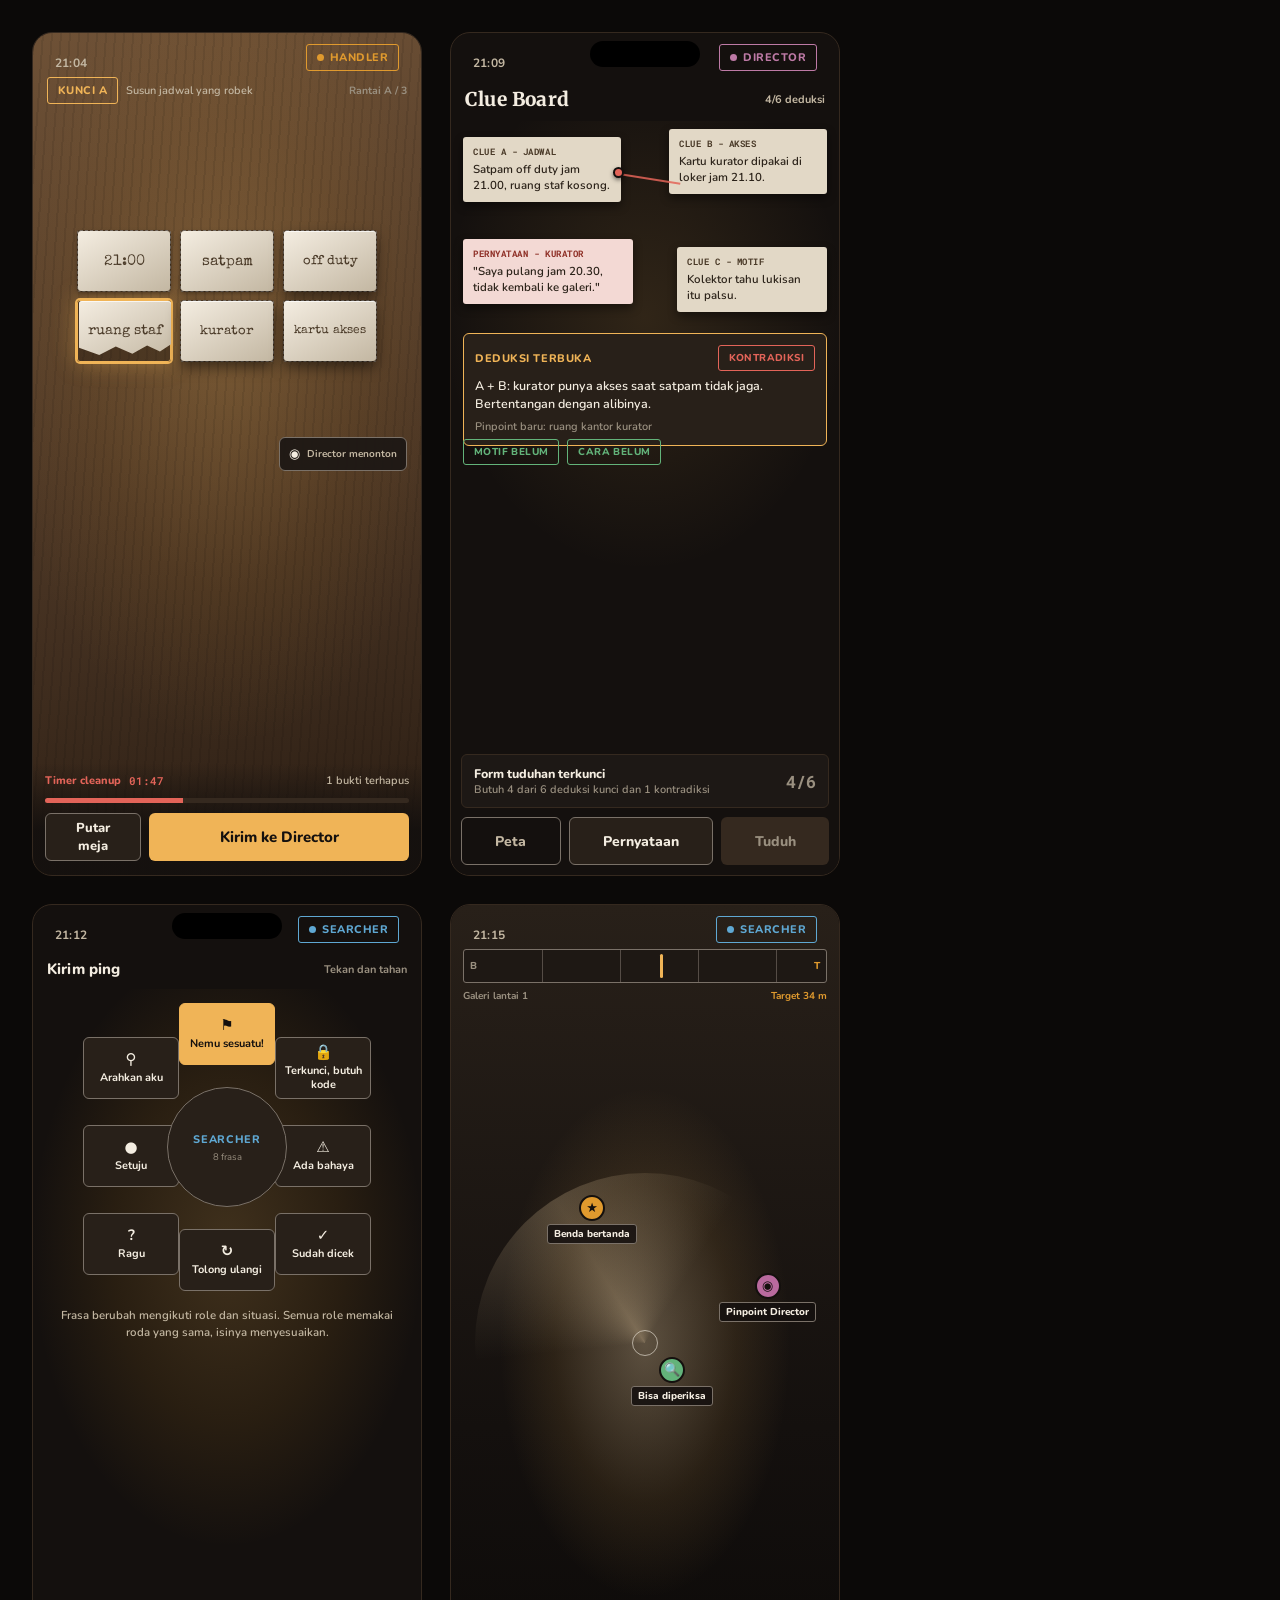
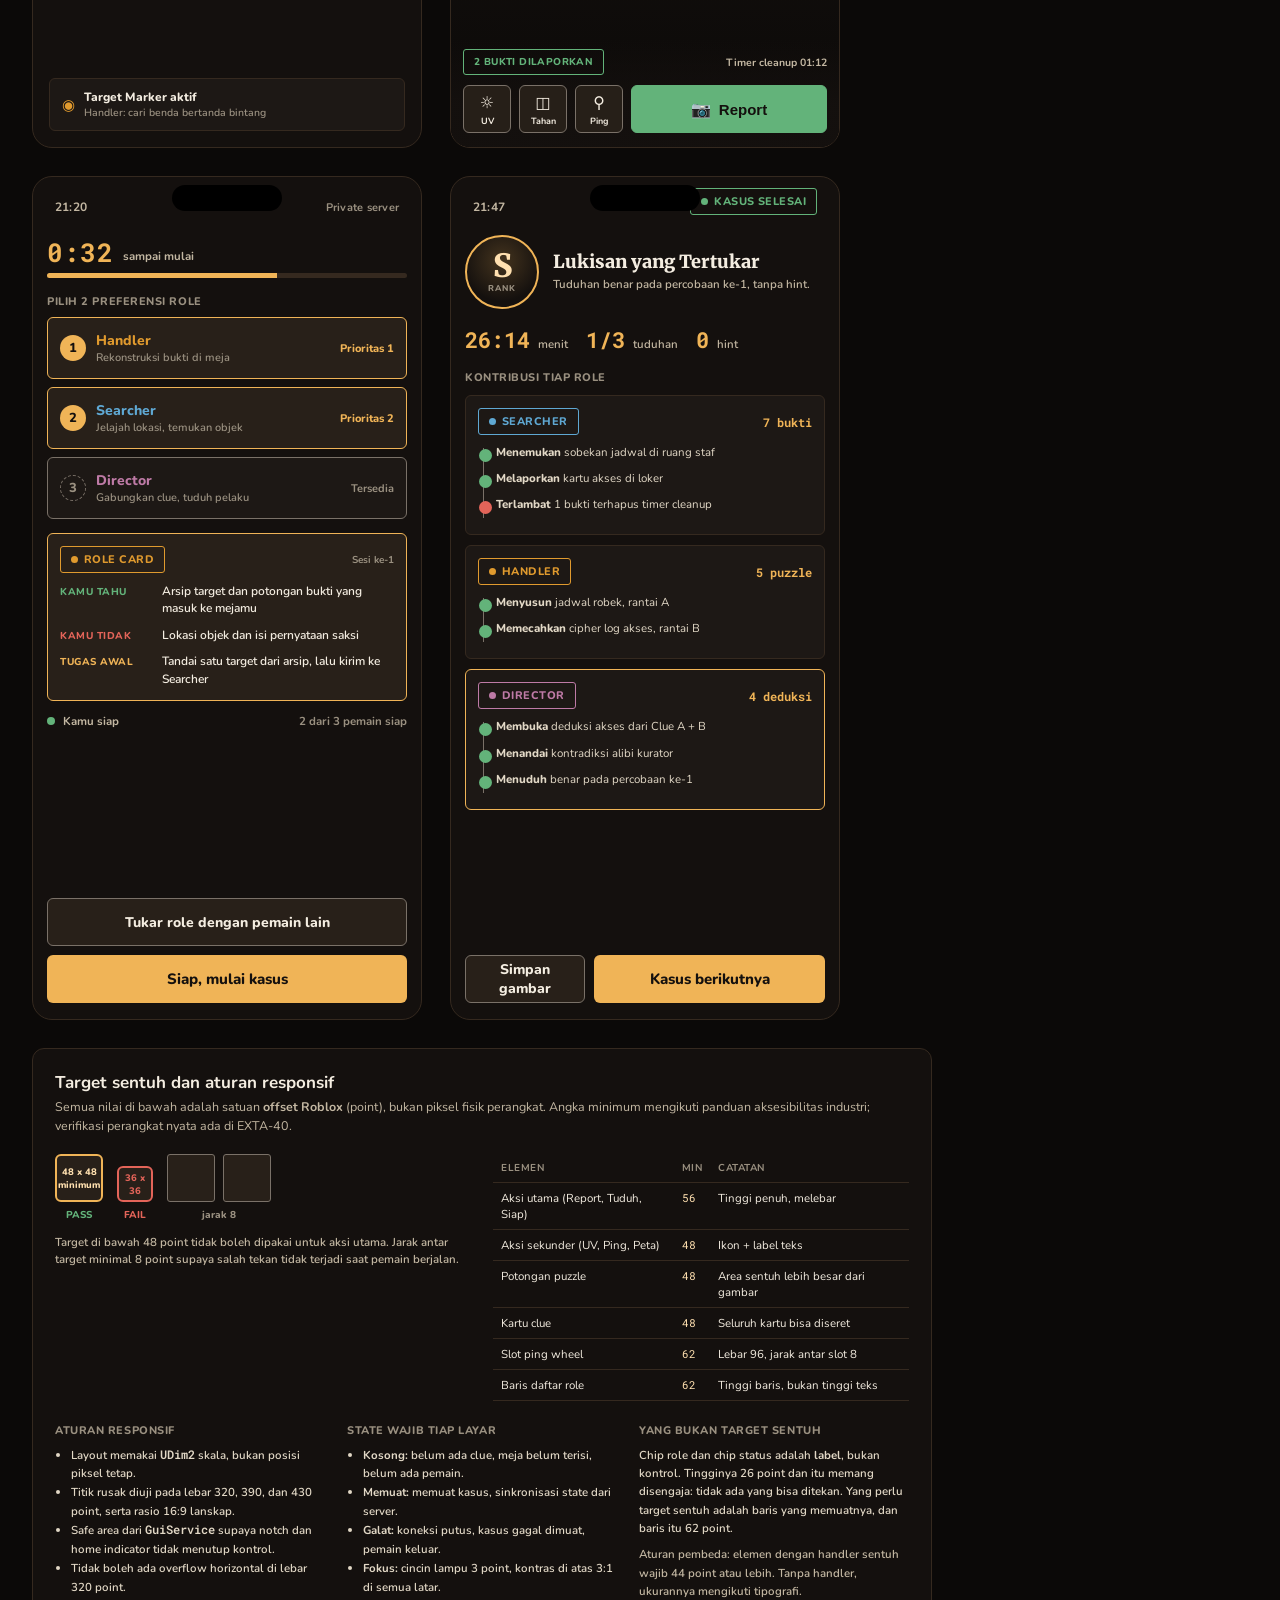
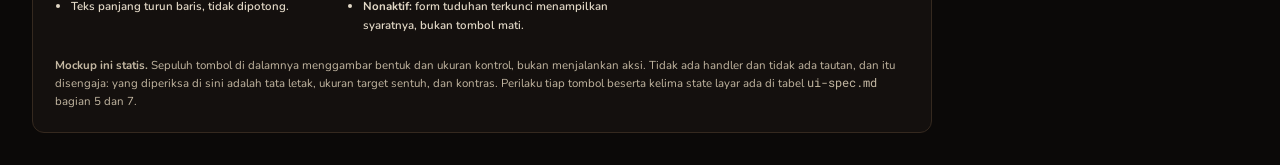
<file: docs/art/mockups/index.html>
<!DOCTYPE html>
<html lang="id">
<head>
<meta charset="utf-8">
<title>Triangulate - Mockup UI Mobile</title>
<link rel="preconnect" href="https://fonts.googleapis.com">
<link rel="preconnect" href="https://fonts.gstatic.com" crossorigin>
<link href="https://fonts.googleapis.com/css2?family=Merriweather:wght@400;700;900&family=Nunito:wght@400;600;700;800&family=Roboto+Mono:wght@400;500;700&family=Special+Elite&display=swap" rel="stylesheet">
<link href="../tokens.css" rel="stylesheet">
<style>
/* ============================================================
   Triangulate - mockup UI mobile-first
   Arah visual: PRD v0.2 §3 (cozy noir, non-gore) dan §19
   ("low-poly noir hangat dengan lampu meja sebagai identitas Handler").

   Design Read: UI game co-op misteri untuk pemain 13+ di mobile,
   bahasa visual cozy noir berkas cahaya lampu meja,
   dial ENERGY 2 / RHYTHM 2 / MOTION 1.

   Motif identitas: "kolam cahaya lampu meja" - gradien radial hangat
   dengan tepi jatuh yang tegas, dipakai konsisten sebagai penanda fokus,
   sorotan meja, dan arah senter Searcher.
   ============================================================ */

* { box-sizing: border-box; margin: 0; padding: 0; }

/* Token warna dan ukuran dibaca dari ../tokens.css (satu-satunya sumber nilai).
   Jangan menyalin nilai hex ke berkas ini. */

body {
  background: var(--noir-950);
  font-family: var(--font-ui);
  color: var(--paper-100);
  padding: 32px;
  display: flex;
  flex-wrap: wrap;
  gap: 28px;
  align-items: flex-start;
}

/* Artboard: 390x844 = ukuran logis acuan mobile (lihat ui-spec.md) */
.screen {
  width: 390px;
  height: 844px;
  background: var(--noir-900);
  border-radius: 20px;
  overflow: hidden;
  position: relative;
  display: flex;
  flex-direction: column;
  flex: 0 0 auto;
  border: 1px solid var(--noir-600);
}

.screen > .label {
  position: absolute;
  top: -22px; left: 0;
  font-size: 12px; font-weight: 700; letter-spacing: .04em;
  color: var(--paper-400); text-transform: uppercase;
}

/* ---------- Bilah status + safe area ---------- */
.statusbar {
  height: 44px; flex: 0 0 44px;
  display: flex; align-items: flex-end; justify-content: space-between;
  padding: 0 22px 6px;
  font-size: 12px; font-weight: 700; color: var(--paper-300);
  letter-spacing: .02em;
}
.notch {
  position: absolute; top: 8px; left: 50%; transform: translateX(-50%);
  width: 110px; height: 26px; background: #000; border-radius: 14px;
}

/* ---------- Kolam cahaya: motif identitas ---------- */
.lamp-pool {
  background:
    radial-gradient(ellipse 70% 55% at 50% 34%,
      rgba(240,180,87,.20) 0%,
      rgba(224,154,46,.10) 42%,
      rgba(20,16,14,0) 72%);
}
.lamp-ring {
  box-shadow: 0 0 0 2px var(--lamp-300), 0 0 22px 2px rgba(240,180,87,.35);
}

/* ---------- Kerangka umum ---------- */
.topbar {
  height: 52px; flex: 0 0 52px;
  display: flex; align-items: center; gap: 10px;
  padding: 0 14px;
  background: var(--noir-800);
  border-bottom: 1px solid var(--noir-600);
}
.topbar h1 {
  font-size: 15px; font-weight: 800; letter-spacing: .01em;
}
.topbar .sub { font-size: 11px; color: var(--paper-400); font-weight: 600; }
.grow { flex: 1 1 auto; }

.body { flex: 1 1 auto; overflow: hidden; position: relative; display: flex; flex-direction: column; }
.pad { padding: 14px; }
.pad-sm { padding: 10px; }

/* ---------- Chip role ---------- */
.chip {
  display: inline-flex; align-items: center; gap: 6px;
  padding: 5px 10px; border-radius: var(--r-sm);
  font-size: 11px; font-weight: 800; letter-spacing: .04em;
  text-transform: uppercase;
  border: 1px solid currentColor;
}
.chip .dot { width: 7px; height: 7px; border-radius: 50%; background: currentColor; }
.chip.searcher { color: var(--role-searcher); }
.chip.handler  { color: var(--role-handler); }
.chip.director { color: var(--role-director-text); }
.chip.npc      { color: var(--role-npc); }

/* ---------- Tombol ---------- */
.btn {
  min-height: var(--tap-min);
  display: inline-flex; align-items: center; justify-content: center; gap: 8px;
  padding: 0 18px; border: none; border-radius: var(--r-md);
  font-family: var(--font-ui); font-size: 15px; font-weight: 800;
  cursor: default; text-align: center;
}
.btn.primary { background: var(--lamp-300); color: var(--noir-900); }
.btn.ghost {
  background: var(--noir-700); color: var(--paper-100);
  border: 1px solid var(--line);
}
.btn.quiet { background: transparent; color: var(--paper-300); border: 1px solid var(--line); }
.btn.block { width: 100%; }
.btn.disabled { background: var(--noir-600); color: var(--paper-400); }

/* State fokus: cincin lampu. Terlihat di atas latar gelap mana pun. */
.focusable:focus-visible,
.focus-ring { outline: none; box-shadow: 0 0 0 3px var(--noir-900), 0 0 0 5px var(--lamp-300); }

/* ---------- Kartu ---------- */
.card {
  background: var(--noir-800);
  border: 1px solid var(--noir-600);
  border-radius: var(--r-md);
  padding: 12px;
}

/* ---------- 1. MEJA PUZZLE HANDLER ---------- */
.table-surface {
  position: absolute; inset: 0;
  background:
    radial-gradient(ellipse 78% 62% at 50% 38%, rgba(240,180,87,.22) 0%, rgba(224,154,46,.08) 45%, rgba(20,16,14,0) 75%),
    linear-gradient(168deg, var(--wood-500) 0%, var(--wood-700) 55%, var(--wood-900) 100%);
}
/* Butir kayu: tekstur material, bukan pola dekoratif. */
.table-surface::after {
  content: ""; position: absolute; inset: 0;
  background-image: repeating-linear-gradient(94deg,
    rgba(0,0,0,.16) 0 2px, rgba(0,0,0,0) 2px 9px);
  opacity: .5;
}
.piece {
  position: absolute;
  background: linear-gradient(150deg, var(--paper-100), var(--paper-300));
  border-radius: var(--r-sm);
  box-shadow: 0 6px 14px rgba(0,0,0,.5), inset 0 1px 0 rgba(255,255,255,.7);
  display: flex; align-items: center; justify-content: center;
  font-family: var(--font-type); color: var(--ink-700); overflow: hidden;
}
.piece.torn { clip-path: polygon(0 0, 100% 0, 100% 72%, 88% 84%, 74% 74%, 58% 88%, 40% 76%, 22% 90%, 0 78%); }
.piece.placed { box-shadow: 0 2px 5px rgba(0,0,0,.4); }
.slot {
  position: absolute; border: 1.5px dashed var(--line);
  border-radius: var(--r-sm); background: rgba(20,16,14,.35);
}
.slot.active { border-color: var(--lamp-300); border-style: solid; }

/* ---------- 2. CLUE BOARD DIRECTOR ---------- */
.clue-card {
  background: var(--paper-200); color: var(--ink-900);
  border-radius: var(--r-sm); padding: 9px 10px;
  font-size: 11.5px; line-height: 1.35; font-weight: 600;
  box-shadow: 0 4px 10px rgba(0,0,0,.45);
  position: relative;
}
.clue-card .kind {
  font-family: var(--font-code); font-size: 9px; font-weight: 700;
  letter-spacing: .06em; text-transform: uppercase;
  color: var(--ink-700); display: block; margin-bottom: 4px;
}
.clue-card.contra { background: var(--paper-contra); }
.thread {
  position: absolute; height: 2px; background: var(--alert);
  transform-origin: 0 50%; opacity: .85;
}
.pin-head {
  width: 11px; height: 11px; border-radius: 50%;
  background: var(--alert); border: 2px solid var(--noir-900);
  position: absolute; box-shadow: 0 2px 4px rgba(0,0,0,.5);
}

/* ---------- 3. PING WHEEL ---------- */
.wheel { position: relative; width: 288px; height: 288px; margin: 0 auto; }
.wheel .hub {
  position: absolute; inset: 84px; border-radius: 50%;
  background: var(--noir-700); border: 1px solid var(--line);
  display: flex; flex-direction: column; align-items: center; justify-content: center;
  gap: 3px;
}
.wheel .hub .role { font-size: 11px; font-weight: 800; letter-spacing: .06em; text-transform: uppercase; }
.wheel .hub .hint { font-size: 9.5px; color: var(--paper-400); }
.ping-slot {
  position: absolute; width: 96px; height: 62px;
  display: flex; flex-direction: column; align-items: center; justify-content: center;
  gap: 4px; text-align: center;
  background: var(--noir-700); border: 1px solid var(--line);
  border-radius: var(--r-md); padding: 6px 8px;
  font-size: 11px; font-weight: 700; line-height: 1.2;
}
.ping-slot .ico { font-size: 15px; line-height: 1; }
.ping-slot.hot { background: var(--lamp-300); color: var(--noir-900); border-color: var(--lamp-300); }

/* ---------- 4. HUD SEARCHER ---------- */
.world {
  position: absolute; inset: 0;
  background:
    radial-gradient(ellipse 52% 42% at 50% 52%, rgba(255,224,176,.30) 0%, rgba(240,180,87,.10) 45%, rgba(20,16,14,0) 72%),
    linear-gradient(180deg, var(--noir-700) 0%, var(--noir-900) 62%, var(--noir-950) 100%);
}
.ray {
  position: absolute; left: 50%; top: 52%;
  width: 340px; height: 340px; margin: -170px 0 0 -170px;
  background: conic-gradient(from -32deg at 50% 50%,
    rgba(255,224,176,.22) 0deg, rgba(255,224,176,0) 64deg,
    rgba(255,224,176,0) 296deg, rgba(255,224,176,.22) 360deg);
  border-radius: 50%;
}
.reticle {
  position: absolute; left: 50%; top: 52%; transform: translate(-50%,-50%);
  width: 26px; height: 26px; border: 1.5px solid rgba(244,237,225,.6); border-radius: 50%;
}
.marker {
  position: absolute; display: flex; flex-direction: column; align-items: center; gap: 3px;
  font-size: 10px; font-weight: 800;
}
.marker .flag {
  width: 26px; height: 26px; border-radius: 50%;
  display: flex; align-items: center; justify-content: center;
  font-size: 13px; border: 2px solid var(--noir-900);
}
.marker.target .flag { background: var(--role-handler); color: var(--noir-900); }
.marker.pin .flag { background: var(--role-director); color: var(--noir-900); }
.marker.report .flag { background: var(--ok); color: var(--noir-900); }
.marker .tag {
  background: rgba(20,16,14,.86); border: 1px solid var(--line);
  border-radius: var(--r-sm); padding: 2px 6px; color: var(--paper-100);
}

.compass {
  width: 100%; height: 34px; border-radius: var(--r-sm);
  background: rgba(29,24,21,.9); border: 1px solid var(--line);
  display: flex; align-items: center; position: relative; overflow: hidden;
}
.compass .tick { position: absolute; top: 0; bottom: 0; width: 1px; background: var(--line); opacity: .6; }
.compass .needle {
  position: absolute; top: 4px; bottom: 4px; width: 3px; border-radius: 2px;
  background: var(--lamp-300);
}

.hud-bottom {
  position: absolute; left: 0; right: 0; bottom: 0;
  padding: 10px 12px 14px;
  background: linear-gradient(0deg, rgba(20,16,14,.96) 40%, rgba(20,16,14,0) 100%);
  display: flex; flex-direction: column; gap: 10px;
}
.hud-row { display: flex; gap: 8px; align-items: center; }
.hud-btn {
  width: var(--tap-min); height: var(--tap-min); flex: 0 0 var(--tap-min);
  border-radius: var(--r-md); background: rgba(40,32,25,.94);
  border: 1px solid var(--line); color: var(--paper-100);
  display: flex; flex-direction: column; align-items: center; justify-content: center;
  gap: 1px; font-size: 9px; font-weight: 700;
}
.hud-btn .ico { font-size: 16px; }
.hud-btn.report {
  flex: 1 1 auto; width: auto; flex-direction: row; gap: 8px;
  background: var(--ok); color: var(--noir-900); border-color: var(--ok);
  font-size: 15px; font-weight: 800;
}

/* ---------- 5. LOBBY ---------- */
.role-opt {
  display: flex; align-items: center; gap: 10px;
  min-height: 62px; padding: 10px 12px;
  background: var(--noir-800); border: 1px solid var(--line);
  border-radius: var(--r-md);
}
.role-opt.picked { border-color: var(--lamp-300); background: var(--noir-700); }
.role-opt .num {
  width: 26px; height: 26px; flex: 0 0 26px; border-radius: 50%;
  background: var(--lamp-300); color: var(--noir-900);
  display: flex; align-items: center; justify-content: center;
  font-size: 13px; font-weight: 800;
}
.role-opt .num.empty { background: transparent; border: 1.5px dashed var(--line); color: var(--paper-400); }
.role-opt .name { font-size: 14px; font-weight: 800; }
.role-opt .desc { font-size: 11px; color: var(--paper-400); font-weight: 600; }

.kv { display: flex; gap: 10px; align-items: flex-start; font-size: 12px; line-height: 1.45; }
.kv .k {
  flex: 0 0 92px; font-size: 10px; font-weight: 800; letter-spacing: .05em;
  text-transform: uppercase; color: var(--paper-400); padding-top: 2px;
}
.kv .v { color: var(--paper-100); font-weight: 600; }

.timer {
  font-family: var(--font-code); font-size: 26px; font-weight: 700;
  color: var(--lamp-300); letter-spacing: .02em;
}
.bar { height: 5px; border-radius: 3px; background: var(--noir-600); overflow: hidden; }
.bar > i { display: block; height: 100%; background: var(--lamp-300); }

/* ---------- 6. CASE RECAP ---------- */
.stat { display: flex; align-items: baseline; gap: 8px; }
.stat .n { font-family: var(--font-code); font-size: 22px; font-weight: 700; color: var(--lamp-300); }
.stat .t { font-size: 11.5px; color: var(--paper-300); font-weight: 600; }
.rank-badge {
  width: 74px; height: 74px; flex: 0 0 74px; border-radius: 50%;
  border: 2px solid var(--lamp-300);
  display: flex; flex-direction: column; align-items: center; justify-content: center;
  background: radial-gradient(circle at 50% 34%, rgba(240,180,87,.22), rgba(20,16,14,0) 70%);
}
.rank-badge .letter { font-family: var(--font-archive); font-size: 32px; font-weight: 900; color: var(--lamp-100); line-height: 1; }
.rank-badge .cap { font-size: 8.5px; letter-spacing: .1em; color: var(--paper-400); font-weight: 800; }

.timeline { position: relative; padding-left: 18px; }
.timeline::before { content: ""; position: absolute; left: 5px; top: 4px; bottom: 4px; width: 1px; background: var(--line); }
.tl-item { position: relative; font-size: 11.5px; line-height: 1.4; color: var(--paper-200); padding: 0 0 10px; }
.tl-item::before {
  content: ""; position: absolute; left: -17px; top: 5px;
  width: 9px; height: 9px; border-radius: 50%;
  background: var(--noir-800); border: 2px solid var(--line);
}
.tl-item.done::before { background: var(--ok); border-color: var(--ok); }
.tl-item.miss::before { background: var(--alert); border-color: var(--alert); }
.tl-item .who { font-weight: 800; }

/* ---------- Lembar spesifikasi target sentuh ---------- */
.spec {
  width: 900px; background: var(--noir-900); border: 1px solid var(--noir-600);
  border-radius: 12px; padding: 22px;
}
.spec h2 { font-size: 17px; margin-bottom: 4px; }
.spec .lede { font-size: 12.5px; color: var(--paper-300); margin-bottom: 18px; line-height: 1.5; }
.spec-grid { display: flex; gap: 22px; flex-wrap: wrap; }
.spec-col { flex: 1 1 250px; }
.tap-demo {
  width: var(--tap-min); height: var(--tap-min);
  background: var(--noir-700); border: 2px solid var(--lamp-300);
  border-radius: var(--r-md); display: flex; align-items: center; justify-content: center;
  font-size: 9.5px; font-weight: 800; color: var(--lamp-100); text-align: center;
}
.tap-demo.wrong { border-color: var(--alert); width: 36px; height: 36px; color: var(--alert); }
.gap-demo { display: flex; gap: 8px; align-items: center; }
.gap-demo .box { width: 48px; height: 48px; background: var(--noir-700); border: 1px solid var(--line); border-radius: var(--r-sm); }
.spec table { width: 100%; border-collapse: collapse; font-size: 11.5px; }
.spec th, .spec td { text-align: left; padding: 7px 8px; border-bottom: 1px solid var(--noir-600); vertical-align: top; }
.spec th { font-size: 10px; text-transform: uppercase; letter-spacing: .05em; color: var(--paper-400); }
.spec td code { font-family: var(--font-code); font-size: 11px; color: var(--lamp-100); }
</style>
</head>
<body>

<!-- ============================================================
     1. MEJA PUZZLE HANDLER - kamera Scriptable top-down (PRD §15)
     ============================================================ -->
<section class="screen" id="s1">
  <div class="label">1 - Meja puzzle Handler</div>
  <div class="table-surface"></div>

  <div class="statusbar" style="position:relative;z-index:3">
    <span>21:04</span>
    <span class="chip handler"><i class="dot"></i>Handler</span>
  </div>

  <div style="position:relative;z-index:3;padding:0 14px;display:flex;gap:8px;align-items:center">
    <span class="chip" style="color:var(--lamp-300)">Kunci A</span>
    <span style="font-size:11px;color:var(--paper-300);font-weight:600">Susun jadwal yang robek</span>
    <span class="grow"></span>
    <span style="font-size:10.5px;color:var(--paper-400);font-weight:700">Rantai A / 3</span>
  </div>

  <!-- Papan kerja: area 3x2, potongan diseret ke slot -->
  <div style="position:absolute;left:50%;top:296px;transform:translate(-50%,-50%);width:300px;height:198px;z-index:2">
    <div class="slot" style="left:0;top:0;width:94px;height:62px"></div>
    <div class="slot" style="left:103px;top:0;width:94px;height:62px"></div>
    <div class="slot" style="left:206px;top:0;width:94px;height:62px"></div>
    <div class="slot active lamp-ring" style="left:0;top:70px;width:94px;height:62px"></div>
    <div class="slot" style="left:103px;top:70px;width:94px;height:62px"></div>
    <div class="slot" style="left:206px;top:70px;width:94px;height:62px"></div>

    <div class="piece placed" style="left:1px;top:1px;width:92px;height:60px;font-size:15px">21:00</div>
    <div class="piece placed" style="left:104px;top:1px;width:92px;height:60px;font-size:15px">satpam</div>
    <div class="piece" style="left:207px;top:1px;width:92px;height:60px;font-size:13px">off duty</div>
    <!-- Potongan aktif diangkat: bayangan lebih dalam + cincin lampu -->
    <div class="piece torn lamp-ring" style="left:2px;top:71px;width:92px;height:60px;font-size:14px">ruang staf</div>
    <div class="piece" style="left:104px;top:71px;width:92px;height:60px;font-size:13px">kurator</div>
    <div class="piece" style="left:207px;top:71px;width:92px;height:60px;font-size:12px">kartu akses</div>
  </div>

  <!-- Table Preview: Director menonton meja ini, read-only (PRD §7) -->
  <div style="position:absolute;right:14px;top:404px;z-index:3;background:rgba(29,24,21,.94);border:1px solid var(--line);border-radius:var(--r-md);padding:7px 9px;display:flex;align-items:center;gap:7px">
    <span style="font-size:13px">&#9673;</span>
    <span style="font-size:10px;font-weight:700;color:var(--paper-300)">Director menonton</span>
  </div>

  <div class="hud-bottom" style="z-index:3">
    <div style="display:flex;gap:8px;align-items:center;font-size:11px;color:var(--paper-300);font-weight:600">
      <span style="color:var(--alert);font-weight:800">Timer cleanup</span>
      <span style="font-family:var(--font-code);color:var(--alert)">01:47</span>
      <span class="grow"></span>
      <span>1 bukti terhapus</span>
    </div>
    <div class="bar"><i style="width:38%;background:var(--alert)"></i></div>
    <div class="hud-row">
      <button class="btn ghost" style="flex:0 0 96px;font-size:13px">Putar meja</button>
      <button class="btn primary" style="flex:1 1 auto">Kirim ke Director</button>
    </div>
  </div>
</section>
<!-- TODO(mockup): tombol Putar meja dan Kirim ke Director belum berperilaku. Perilaku yang diminta ada di ui-spec.md bagian 5, layar 1. -->

<!-- ============================================================
     2. CLUE BOARD DIRECTOR - UI 2D (PRD §4, §5)
     ============================================================ -->
<section class="screen" id="s2">
  <div class="label">2 - Clue board Director</div>
  <div class="notch"></div>

  <div class="statusbar">
    <span>21:09</span>
    <span class="chip director"><i class="dot"></i>Director</span>
  </div>

  <div class="topbar" style="border-bottom:none;background:transparent;height:44px;flex:0 0 44px">
    <h1 style="font-family:var(--font-archive);font-size:19px">Clue Board</h1>
    <span class="grow"></span>
    <span style="font-size:11px;font-weight:700;color:var(--paper-300)">4/6 deduksi</span>
  </div>

  <div class="body" style="background:
      radial-gradient(ellipse 74% 48% at 50% 26%, rgba(240,180,87,.13) 0%, rgba(20,16,14,0) 70%), var(--noir-900)">
    <div style="position:relative;height:392px;margin:0 12px">

      <div class="clue-card" style="position:absolute;left:0;top:16px;width:158px">
        <span class="kind">Clue A - Jadwal</span>
        Satpam off duty jam 21.00, ruang staf kosong.
      </div>

      <div class="clue-card" style="position:absolute;right:0;top:8px;width:158px">
        <span class="kind">Clue B - Akses</span>
        Kartu kurator dipakai di loker jam 21.10.
      </div>

      <!-- Benang kontradiksi: pernyataan vs bukti -->
      <div class="thread" style="left:156px;top:52px;width:62px;transform:rotate(9deg)"></div>
      <div class="pin-head" style="left:150px;top:46px"></div>

      <div class="clue-card contra" style="position:absolute;left:0;top:118px;width:170px">
        <span class="kind" style="color:var(--ink-alert)">Pernyataan - Kurator</span>
        "Saya pulang jam 20.30, tidak kembali ke galeri."
      </div>

      <div class="clue-card" style="position:absolute;right:0;top:126px;width:150px">
        <span class="kind">Clue C - Motif</span>
        Kolektor tahu lukisan itu palsu.
      </div>

      <!-- Deduksi hasil kombinasi -->
      <div style="position:absolute;left:0;right:0;top:212px;background:var(--noir-700);border:1px solid var(--lamp-300);border-radius:var(--r-md);padding:11px">
        <div style="display:flex;align-items:center;gap:7px;margin-bottom:6px">
          <span style="font-size:11px;font-weight:800;letter-spacing:.05em;color:var(--lamp-300);text-transform:uppercase">Deduksi terbuka</span>
          <span class="grow"></span>
          <span class="chip" style="color:var(--alert);font-size:10px">Kontradiksi</span>
        </div>
        <p style="font-size:12.5px;line-height:1.45;font-weight:600">
          A + B: kurator punya akses saat satpam tidak jaga. Bertentangan dengan alibinya.
        </p>
        <p style="font-size:11px;color:var(--paper-400);margin-top:6px;font-weight:600">
          Pinpoint baru: ruang kantor kurator
        </p>
      </div>

      <div style="position:absolute;left:0;top:318px;display:flex;gap:8px">
        <span class="chip" style="color:var(--ok);font-size:10px">Motif belum</span>
        <span class="chip" style="color:var(--ok);font-size:10px">Cara belum</span>
      </div>
    </div>

    <div class="pad-sm" style="margin-top:auto;display:flex;flex-direction:column;gap:9px">
      <div class="card" style="display:flex;align-items:center;gap:10px;padding:10px 12px">
        <div style="flex:1 1 auto">
          <div style="font-size:12.5px;font-weight:800">Form tuduhan terkunci</div>
          <div style="font-size:11px;color:var(--paper-400);font-weight:600">Butuh 4 dari 6 deduksi kunci dan 1 kontradiksi</div>
        </div>
        <span style="font-family:var(--font-code);font-size:17px;font-weight:700;color:var(--paper-400)">4/6</span>
      </div>
      <div class="hud-row">
        <button class="btn quiet" style="flex:1 1 auto;font-size:14px">Peta</button>
        <button class="btn ghost" style="flex:1 1 auto;font-size:14px">Pernyataan</button>
        <button class="btn disabled" style="flex:1 1 auto;font-size:14px">Tuduh</button>
      </div>
    </div>
  </div>
</section>
<!-- TODO(mockup): tombol Peta, Pernyataan, dan Tuduh belum berperilaku; Tuduh tampil nonaktif karena gerbang deduksi PRD §5 belum terpenuhi. Perilaku ada di ui-spec.md bagian 5, layar 2. -->

<!-- ============================================================
     3. PING WHEEL - kontekstual per role (PRD §7)
     ============================================================ -->
<section class="screen" id="s3">
  <div class="label">3 - Ping wheel Searcher</div>
  <div class="notch"></div>

  <div class="statusbar">
    <span>21:12</span>
    <span class="chip searcher"><i class="dot"></i>Searcher</span>
  </div>

  <div class="topbar" style="border-bottom:none;background:transparent;height:40px;flex:0 0 40px">
    <h1>Kirim ping</h1>
    <span class="grow"></span>
    <span style="font-size:11px;color:var(--paper-400);font-weight:700">Tekan dan tahan</span>
  </div>

  <div class="body lamp-pool" style="padding-top:14px">
    <div class="wheel">
      <div class="ping-slot hot" style="left:96px;top:0">
        <span class="ico">&#9873;</span>Nemu sesuatu!
      </div>
      <div class="ping-slot" style="left:192px;top:34px">
        <span class="ico">&#128274;</span>Terkunci, butuh kode
      </div>
      <div class="ping-slot" style="left:192px;top:122px">
        <span class="ico">&#9888;</span>Ada bahaya
      </div>
      <div class="ping-slot" style="left:192px;top:210px">
        <span class="ico">&#10003;</span>Sudah dicek
      </div>
      <div class="ping-slot" style="left:96px;top:226px">
        <span class="ico">&#8635;</span>Tolong ulangi
      </div>
      <div class="ping-slot" style="left:0;top:210px">
        <span class="ico">&#63;</span>Ragu
      </div>
      <div class="ping-slot" style="left:0;top:122px">
        <span class="ico">&#9679;</span>Setuju
      </div>
      <div class="ping-slot" style="left:0;top:34px">
        <span class="ico">&#9906;</span>Arahkan aku
      </div>

      <div class="hub">
        <span class="role" style="color:var(--role-searcher)">Searcher</span>
        <span class="hint">8 frasa</span>
      </div>
    </div>

    <div style="padding:16px 18px 0;text-align:center">
      <p style="font-size:11.5px;line-height:1.5;color:var(--paper-300);font-weight:600">
        Frasa berubah mengikuti role dan situasi. Semua role memakai roda yang sama,
        isinya menyesuaikan.
      </p>
    </div>

    <div style="margin-top:auto;padding:0 16px 16px">
      <div class="card" style="display:flex;align-items:center;gap:9px;padding:10px 12px">
        <span style="font-size:15px;color:var(--role-handler)">&#9673;</span>
        <div style="flex:1 1 auto">
          <div style="font-size:12px;font-weight:800">Target Marker aktif</div>
          <div style="font-size:10.5px;color:var(--paper-400);font-weight:600">Handler: cari benda bertanda bintang</div>
        </div>
      </div>
    </div>
  </div>
</section>

<!-- ============================================================
     4. HUD SEARCHER - first/third person (PRD §7, §15)
     ============================================================ -->
<section class="screen" id="s4">
  <div class="label">4 - HUD Searcher</div>
  <div class="world"></div>
  <div class="ray"></div>

  <div class="statusbar" style="position:relative;z-index:3">
    <span>21:15</span>
    <span class="chip searcher"><i class="dot"></i>Searcher</span>
  </div>

  <div style="position:relative;z-index:3;padding:0 12px">
    <div class="compass">
      <span style="position:absolute;left:6px;font-size:10px;font-weight:800;color:var(--paper-400)">B</span>
      <span class="tick" style="left:78px"></span>
      <span class="tick" style="left:156px"></span>
      <span class="tick" style="left:234px"></span>
      <span class="tick" style="left:312px"></span>
      <!-- Jarum: arah Target Marker dari Handler -->
      <span class="needle" style="left:196px"></span>
      <span style="position:absolute;right:6px;font-size:10px;font-weight:800;color:var(--role-handler)">T</span>
    </div>
    <div style="display:flex;justify-content:space-between;margin-top:6px;font-size:10px;font-weight:700;color:var(--paper-400)">
      <span>Galeri lantai 1</span>
      <span style="color:var(--role-handler)">Target 34 m</span>
    </div>
  </div>

  <div class="reticle" style="z-index:3"></div>

  <div class="marker target" style="left:96px;top:290px;z-index:3">
    <span class="flag">&#9733;</span>
    <span class="tag">Benda bertanda</span>
  </div>

  <div class="marker pin" style="left:268px;top:368px;z-index:3">
    <span class="flag">&#9673;</span>
    <span class="tag">Pinpoint Director</span>
  </div>

  <div class="marker report" style="left:180px;top:452px;z-index:3">
    <span class="flag">&#128269;</span>
    <span class="tag">Bisa diperiksa</span>
  </div>

  <div class="hud-bottom" style="z-index:3">
    <div style="display:flex;gap:8px;align-items:center;font-size:10.5px;color:var(--paper-300);font-weight:700">
      <span class="chip" style="color:var(--ok);font-size:10px">2 bukti dilaporkan</span>
      <span class="grow"></span>
      <span>Timer cleanup 01:12</span>
    </div>
    <div class="hud-row">
      <div class="hud-btn"><span class="ico">&#9788;</span>UV</div>
      <div class="hud-btn"><span class="ico">&#9707;</span>Tahan</div>
      <div class="hud-btn"><span class="ico">&#9906;</span>Ping</div>
      <button class="hud-btn report"><span class="ico">&#128247;</span>Report</button>
    </div>
  </div>
</section>
<!-- TODO(mockup): tombol Report, UV, Tahan, dan Ping belum berperilaku. Perilaku ada di ui-spec.md bagian 5, layar 4. -->

<!-- ============================================================
     5. LOBBY + ROLE CARD - 2 preferensi role (PRD §8, §9)
     ============================================================ -->
<section class="screen" id="s5">
  <div class="label">5 - Lobby dan role card</div>
  <div class="notch"></div>

  <div class="statusbar">
    <span>21:20</span>
    <span style="font-size:11px;font-weight:700;color:var(--paper-400)">Private server</span>
  </div>

  <div class="body" style="overflow:hidden">
    <div class="pad">
      <div style="display:flex;align-items:flex-end;gap:10px;margin-bottom:4px">
        <span class="timer">0:32</span>
        <span style="font-size:11.5px;color:var(--paper-300);font-weight:700;padding-bottom:5px">sampai mulai</span>
      </div>
      <div class="bar" style="margin-bottom:16px"><i style="width:64%"></i></div>

      <div style="font-size:11px;font-weight:800;letter-spacing:.05em;text-transform:uppercase;color:var(--paper-400);margin-bottom:8px">
        Pilih 2 preferensi role
      </div>

      <div style="display:flex;flex-direction:column;gap:8px;margin-bottom:14px">
        <div class="role-opt picked">
          <span class="num">1</span>
          <div style="flex:1 1 auto">
            <div class="name" style="color:var(--role-handler)">Handler</div>
            <div class="desc">Rekonstruksi bukti di meja</div>
          </div>
          <span style="font-size:11px;font-weight:800;color:var(--lamp-300)">Prioritas 1</span>
        </div>
        <div class="role-opt picked">
          <span class="num">2</span>
          <div style="flex:1 1 auto">
            <div class="name" style="color:var(--role-searcher)">Searcher</div>
            <div class="desc">Jelajah lokasi, temukan objek</div>
          </div>
          <span style="font-size:11px;font-weight:800;color:var(--lamp-300)">Prioritas 2</span>
        </div>
        <div class="role-opt">
          <span class="num empty">3</span>
          <div style="flex:1 1 auto">
            <div class="name" style="color:var(--role-director-text)">Director</div>
            <div class="desc">Gabungkan clue, tuduh pelaku</div>
          </div>
          <span style="font-size:11px;font-weight:700;color:var(--paper-400)">Tersedia</span>
        </div>
      </div>

      <!-- Role card: apa yang kamu tahu dan tidak tahu (PRD §9) -->
      <div class="card" style="border-color:var(--lamp-300);background:var(--noir-700);margin-bottom:12px">
        <div style="display:flex;align-items:center;gap:8px;margin-bottom:10px">
          <span class="chip handler"><i class="dot"></i>Role card</span>
          <span class="grow"></span>
          <span style="font-size:10px;color:var(--paper-400);font-weight:700">Sesi ke-1</span>
        </div>
        <div style="display:flex;flex-direction:column;gap:9px">
          <div class="kv">
            <span class="k" style="color:var(--ok)">Kamu tahu</span>
            <span class="v">Arsip target dan potongan bukti yang masuk ke mejamu</span>
          </div>
          <div class="kv">
            <span class="k" style="color:var(--alert)">Kamu tidak</span>
            <span class="v">Lokasi objek dan isi pernyataan saksi</span>
          </div>
          <div class="kv">
            <span class="k" style="color:var(--lamp-300)">Tugas awal</span>
            <span class="v">Tandai satu target dari arsip, lalu kirim ke Searcher</span>
          </div>
        </div>
      </div>

      <div style="display:flex;gap:8px;align-items:center;margin-bottom:12px;font-size:11.5px;font-weight:700;color:var(--paper-300)">
        <span style="width:8px;height:8px;border-radius:50%;background:var(--ok)"></span>
        Kamu siap
        <span class="grow"></span>
        <span style="color:var(--paper-400)">2 dari 3 pemain siap</span>
      </div>
    </div>

    <div style="margin-top:auto;padding:0 14px 16px;display:flex;flex-direction:column;gap:9px">
      <button class="btn ghost block" style="font-size:14px">Tukar role dengan pemain lain</button>
      <button class="btn primary block">Siap, mulai kasus</button>
    </div>
  </div>
</section>
<!-- TODO(mockup): tombol Tukar role dan Siap mulai kasus belum berperilaku. Perilaku ada di ui-spec.md bagian 5, layar 5. -->

<!-- ============================================================
     6. CASE RECAP (PRD §11)
     ============================================================ -->
<section class="screen" id="s6">
  <div class="label">6 - Case Recap</div>
  <div class="notch"></div>

  <div class="statusbar">
    <span>21:47</span>
    <span class="chip" style="color:var(--ok)"><i class="dot"></i>Kasus selesai</span>
  </div>

  <div class="body" style="overflow:hidden">
    <div class="pad" style="padding-bottom:0">
      <div style="display:flex;gap:14px;align-items:center;margin-bottom:16px">
        <div class="rank-badge">
          <span class="letter">S</span>
          <span class="cap">RANK</span>
        </div>
        <div style="flex:1 1 auto">
          <div style="font-family:var(--font-archive);font-size:18px;font-weight:900;line-height:1.2;margin-bottom:4px">
            Lukisan yang Tertukar
          </div>
          <div style="font-size:11.5px;color:var(--paper-300);font-weight:600;line-height:1.45">
            Tuduhan benar pada percobaan ke-1, tanpa hint.
          </div>
        </div>
      </div>

      <div style="display:flex;gap:18px;margin-bottom:16px">
        <div class="stat"><span class="n">26:14</span><span class="t">menit</span></div>
        <div class="stat"><span class="n">1/3</span><span class="t">tuduhan</span></div>
        <div class="stat"><span class="n">0</span><span class="t">hint</span></div>
      </div>

      <div style="font-size:11px;font-weight:800;letter-spacing:.05em;text-transform:uppercase;color:var(--paper-400);margin-bottom:10px">
        Kontribusi tiap role
      </div>
    </div>

    <div class="pad" style="padding-top:0;flex:1 1 auto;overflow:hidden">
      <div class="card" style="margin-bottom:10px">
        <div style="display:flex;align-items:center;gap:8px;margin-bottom:9px">
          <span class="chip searcher"><i class="dot"></i>Searcher</span>
          <span class="grow"></span>
          <span style="font-family:var(--font-code);font-size:12px;font-weight:700;color:var(--lamp-300)">7 bukti</span>
        </div>
        <div class="timeline">
          <div class="tl-item done"><span class="who">Menemukan</span> sobekan jadwal di ruang staf</div>
          <div class="tl-item done"><span class="who">Melaporkan</span> kartu akses di loker</div>
          <div class="tl-item miss"><span class="who">Terlambat</span> 1 bukti terhapus timer cleanup</div>
        </div>
      </div>

      <div class="card" style="margin-bottom:10px">
        <div style="display:flex;align-items:center;gap:8px;margin-bottom:9px">
          <span class="chip handler"><i class="dot"></i>Handler</span>
          <span class="grow"></span>
          <span style="font-family:var(--font-code);font-size:12px;font-weight:700;color:var(--lamp-300)">5 puzzle</span>
        </div>
        <div class="timeline">
          <div class="tl-item done"><span class="who">Menyusun</span> jadwal robek, rantai A</div>
          <div class="tl-item done"><span class="who">Memecahkan</span> cipher log akses, rantai B</div>
        </div>
      </div>

      <div class="card" style="border-color:var(--lamp-300)">
        <div style="display:flex;align-items:center;gap:8px;margin-bottom:9px">
          <span class="chip director"><i class="dot"></i>Director</span>
          <span class="grow"></span>
          <span style="font-family:var(--font-code);font-size:12px;font-weight:700;color:var(--lamp-300)">4 deduksi</span>
        </div>
        <div class="timeline">
          <div class="tl-item done"><span class="who">Membuka</span> deduksi akses dari Clue A + B</div>
          <div class="tl-item done"><span class="who">Menandai</span> kontradiksi alibi kurator</div>
          <div class="tl-item done"><span class="who">Menuduh</span> benar pada percobaan ke-1</div>
        </div>
      </div>
    </div>

    <div style="padding:0 14px 16px;display:flex;gap:9px">
      <button class="btn ghost" style="flex:0 0 120px;font-size:14px">Simpan gambar</button>
      <button class="btn primary" style="flex:1 1 auto">Kasus berikutnya</button>
    </div>
  </div>
</section>
<!-- TODO(mockup): tombol Simpan gambar dan Kasus berikutnya belum berperilaku. Perilaku ada di ui-spec.md bagian 5, layar 6. -->

<!-- ============================================================
     CATATAN IKON
     Ikon di seluruh berkas ini digambar sebagai bentuk CSS (.dot, .ray,
     .reticle, .pin-head) atau memakai karakter Unicode sebagai placeholder
     yang jujur: kunci, kaca pembesar, kamera, panah bendera, tanda seru,
     tanda centang, dan matahari UV. Semuanya punya arti langsung di
     layarnya, bukan hiasan. Tidak ada set ikon pihak ketiga yang dipakai,
     dan tidak ada ikon final yang diklaim di sini. Ikon final digambar
     workstream teknis mengikuti bentuk di art-bible.md bagian 2.
     ============================================================ -->

<!-- ============================================================
     LEMBAR SPESIFIKASI TARGET SENTUH
     ============================================================ -->
<section class="spec" id="spec">
  <h2>Target sentuh dan aturan responsif</h2>
  <p class="lede">
    Semua nilai di bawah adalah satuan <strong>offset Roblox</strong> (point), bukan piksel fisik perangkat.
    Angka minimum mengikuti panduan aksesibilitas industri; verifikasi perangkat nyata ada di EXTA-40.
  </p>

  <div class="spec-grid" style="margin-bottom:22px">
    <div class="spec-col">
      <div style="display:flex;gap:14px;align-items:flex-end;margin-bottom:12px">
        <div style="text-align:center">
          <div class="tap-demo">48 x 48<br>minimum</div>
          <div style="font-size:10px;color:var(--ok);font-weight:800;margin-top:6px">PASS</div>
        </div>
        <div style="text-align:center">
          <div class="tap-demo wrong">36 x 36</div>
          <div style="font-size:10px;color:var(--alert);font-weight:800;margin-top:6px">FAIL</div>
        </div>
        <div style="text-align:center">
          <div class="gap-demo"><span class="box"></span><span class="box"></span></div>
          <div style="font-size:10px;color:var(--paper-400);font-weight:800;margin-top:6px">jarak 8</div>
        </div>
      </div>
      <p style="font-size:11.5px;color:var(--paper-300);line-height:1.5;font-weight:600">
        Target di bawah 48 point tidak boleh dipakai untuk aksi utama. Jarak antar target minimal 8 point
        supaya salah tekan tidak terjadi saat pemain berjalan.
      </p>
    </div>

    <div class="spec-col">
      <table>
        <tr><th>Elemen</th><th>Min</th><th>Catatan</th></tr>
        <tr><td>Aksi utama (Report, Tuduh, Siap)</td><td><code>56</code></td><td>Tinggi penuh, melebar</td></tr>
        <tr><td>Aksi sekunder (UV, Ping, Peta)</td><td><code>48</code></td><td>Ikon + label teks</td></tr>
        <tr><td>Potongan puzzle</td><td><code>48</code></td><td>Area sentuh lebih besar dari gambar</td></tr>
        <tr><td>Kartu clue</td><td><code>48</code></td><td>Seluruh kartu bisa diseret</td></tr>
        <tr><td>Slot ping wheel</td><td><code>62</code></td><td>Lebar 96, jarak antar slot 8</td></tr>
        <tr><td>Baris daftar role</td><td><code>62</code></td><td>Tinggi baris, bukan tinggi teks</td></tr>
      </table>
    </div>
  </div>

  <div class="spec-grid">
    <div class="spec-col">
      <div style="font-size:11px;font-weight:800;letter-spacing:.05em;text-transform:uppercase;color:var(--paper-400);margin-bottom:8px">Aturan responsif</div>
      <ul style="font-size:11.5px;line-height:1.65;color:var(--paper-200);padding-left:16px;font-weight:600">
        <li>Layout memakai <code style="font-family:var(--font-code)">UDim2</code> skala, bukan posisi piksel tetap.</li>
        <li>Titik rusak diuji pada lebar 320, 390, dan 430 point, serta rasio 16:9 lanskap.</li>
        <li>Safe area dari <code style="font-family:var(--font-code)">GuiService</code> supaya notch dan home indicator tidak menutup kontrol.</li>
        <li>Tidak boleh ada overflow horizontal di lebar 320 point.</li>
        <li>Teks panjang turun baris, tidak dipotong.</li>
      </ul>
    </div>
    <div class="spec-col">
      <div style="font-size:11px;font-weight:800;letter-spacing:.05em;text-transform:uppercase;color:var(--paper-400);margin-bottom:8px">State wajib tiap layar</div>
      <ul style="font-size:11.5px;line-height:1.65;color:var(--paper-200);padding-left:16px;font-weight:600">
        <li><strong>Kosong:</strong> belum ada clue, meja belum terisi, belum ada pemain.</li>
        <li><strong>Memuat:</strong> memuat kasus, sinkronisasi state dari server.</li>
        <li><strong>Galat:</strong> koneksi putus, kasus gagal dimuat, pemain keluar.</li>
        <li><strong>Fokus:</strong> cincin lampu 3 point, kontras di atas 3:1 di semua latar.</li>
        <li><strong>Nonaktif:</strong> form tuduhan terkunci menampilkan syaratnya, bukan tombol mati.</li>
      </ul>
    </div>
    <div class="spec-col">
      <div style="font-size:11px;font-weight:800;letter-spacing:.05em;text-transform:uppercase;color:var(--paper-400);margin-bottom:8px">Yang bukan target sentuh</div>
      <p style="font-size:11.5px;line-height:1.6;color:var(--paper-200);font-weight:600;margin-bottom:8px">
        Chip role dan chip status adalah <strong>label</strong>, bukan kontrol. Tingginya 26 point dan itu
        memang disengaja: tidak ada yang bisa ditekan. Yang perlu target sentuh adalah baris yang
        memuatnya, dan baris itu 62 point.
      </p>
      <p style="font-size:11.5px;line-height:1.6;color:var(--paper-300);font-weight:600">
        Aturan pembeda: elemen dengan handler sentuh wajib 44 point atau lebih. Tanpa handler, ukurannya
        mengikuti tipografi.
      </p>
    </div>
  </div>

  <p class="lede" style="margin:22px 0 0;font-size:11.5px">
    <strong>Mockup ini statis.</strong> Sepuluh tombol di dalamnya menggambar bentuk dan ukuran kontrol,
    bukan menjalankan aksi. Tidak ada handler dan tidak ada tautan, dan itu disengaja: yang diperiksa
    di sini adalah tata letak, ukuran target sentuh, dan kontras. Perilaku tiap tombol beserta kelima
    state layar ada di tabel <code style="font-family:var(--font-code)">ui-spec.md</code> bagian 5 dan 7.
  </p>
</section>

<script>
// Mode render satu layar: index.html#s3 hanya menampilkan layar itu,
// supaya render.sh bisa memotret tiap layar jadi PNG terpisah.
// Tanpa hash, semua layar dan lembar spesifikasi tampil seperti biasa.
(function () {
  var id = location.hash.replace('#', '');
  if (!id || !document.getElementById(id)) return;
  document.querySelectorAll('.screen, .spec').forEach(function (el) {
    if (el.id !== id) el.style.display = 'none';
  });
  var t = document.getElementById(id);
  t.style.borderRadius = '0';
  t.style.border = 'none';
  var lbl = t.querySelector('.label');
  if (lbl) lbl.style.display = 'none';
  document.body.style.padding = '0';
  document.body.style.gap = '0';
})();
</script>

</body>
</html>
</file>
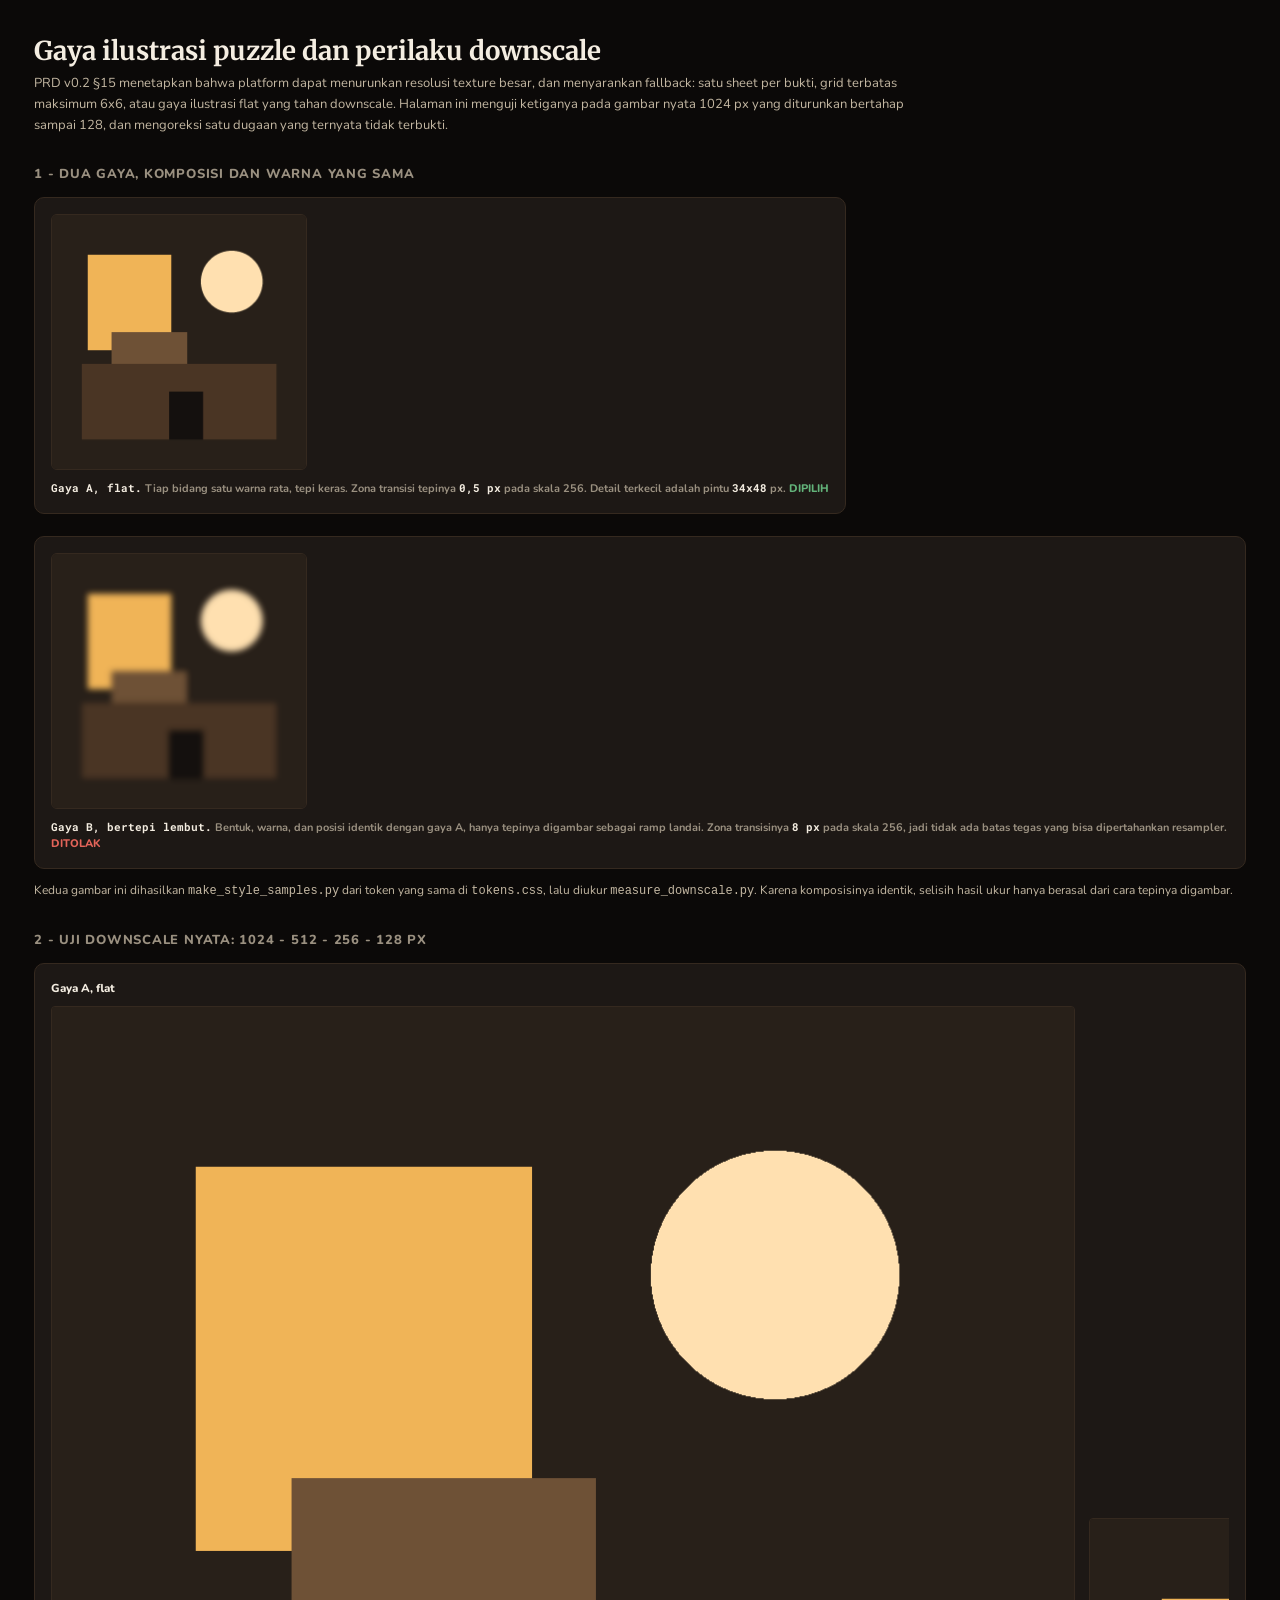
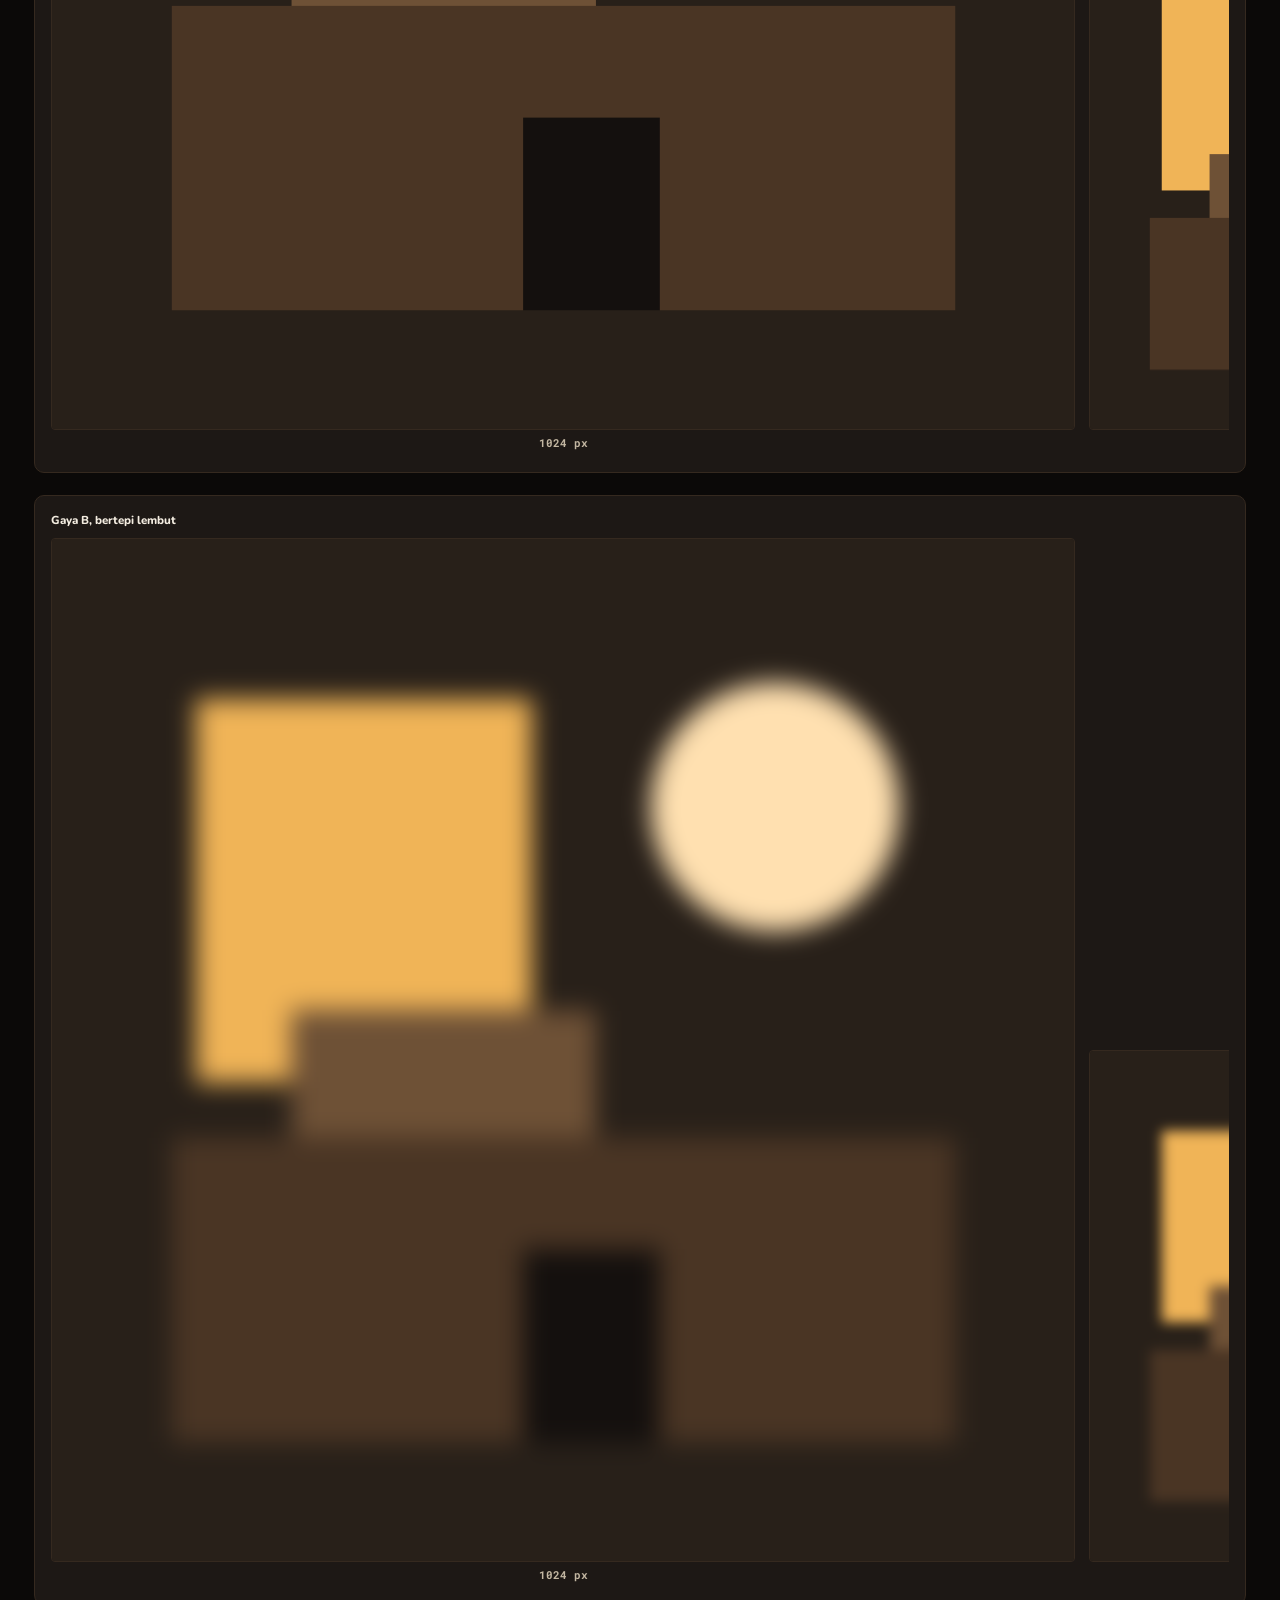
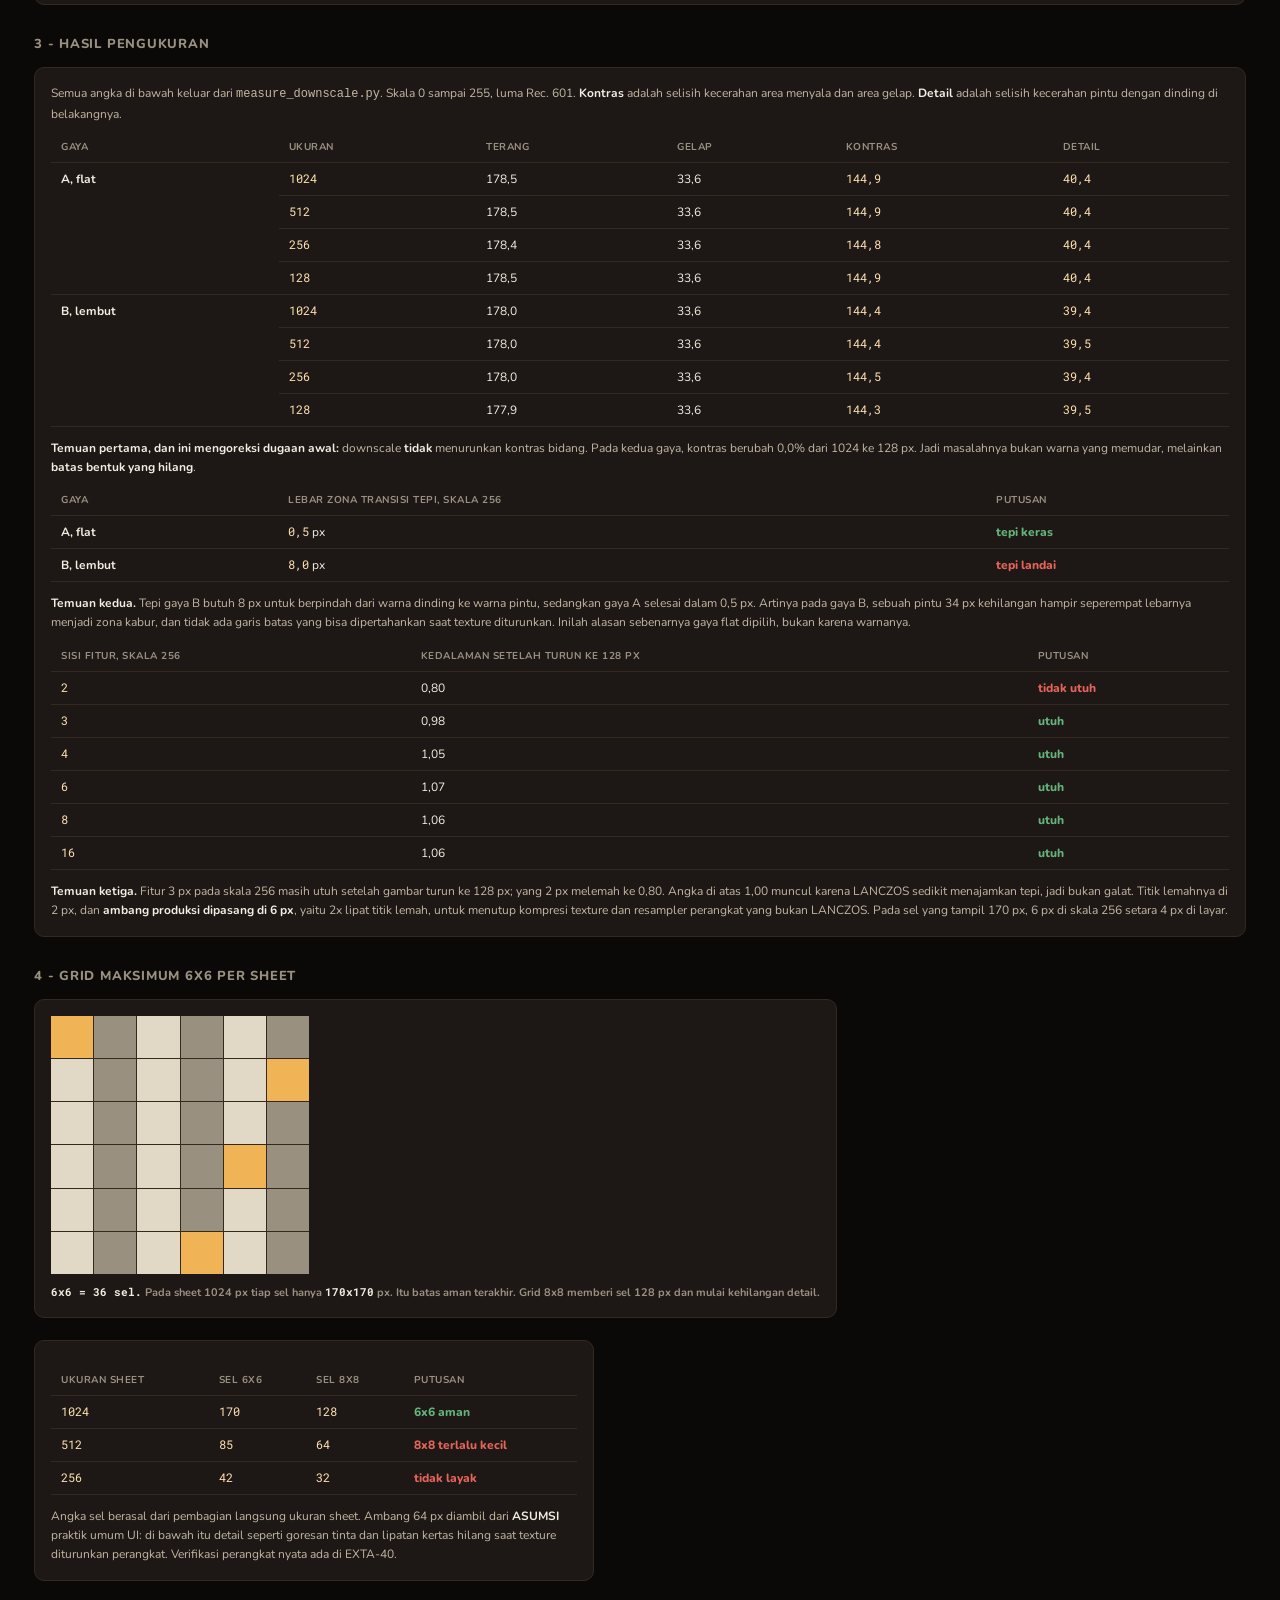
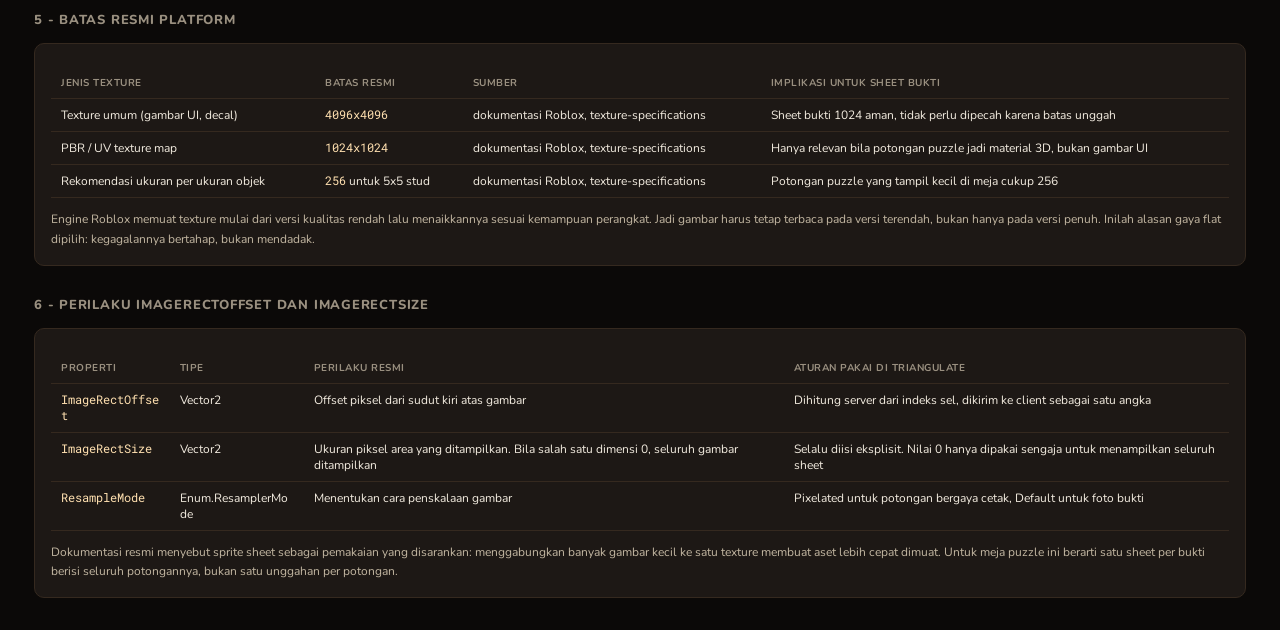
<file: docs/art/mockups/puzzle-style.html>
<!DOCTYPE html>
<html lang="id">
<head>
<meta charset="utf-8">
<title>Triangulate - Gaya Ilustrasi Puzzle</title>
<link rel="preconnect" href="https://fonts.googleapis.com">
<link rel="preconnect" href="https://fonts.gstatic.com" crossorigin>
<link href="https://fonts.googleapis.com/css2?family=Merriweather:wght@700;900&family=Nunito:wght@400;600;700;800&family=Roboto+Mono:wght@400;500;700&family=Special+Elite&display=swap" rel="stylesheet">
<link href="../tokens.css" rel="stylesheet">
<style>
/* Token dibaca dari ../tokens.css. Jangan menyalin nilai hex ke berkas ini. */
*{box-sizing:border-box;margin:0;padding:0}
body{background:var(--noir-950);color:var(--paper-100);font-family:var(--font-ui);padding:34px;max-width:2080px}
/* Tabel lebar digulir sendiri, bukan mendorong halaman melebar. */
.tabel-gulir{overflow-x:auto;max-width:100%}
h1{font-family:var(--font-archive);font-size:26px;margin-bottom:6px}
.lede{font-size:13px;color:var(--paper-300);line-height:1.6;max-width:900px;margin-bottom:26px}
h2{font-size:13px;font-weight:800;letter-spacing:.06em;text-transform:uppercase;color:var(--paper-400);margin:30px 0 14px}
.row{display:flex;gap:22px;flex-wrap:wrap;align-items:flex-start}
.panel{background:var(--noir-800);border:1px solid var(--noir-600);border-radius:10px;padding:16px;max-width:100%;min-width:0}
.cap{font-size:11px;color:var(--paper-400);font-weight:700;margin-top:10px;line-height:1.45}
.cap b{color:var(--paper-100);font-family:var(--font-code)}

/* --- Gaya A: ilustrasi flat tahan downscale (DIPILIH) ---
   Bidang warna rata, tepi keras, tanpa gradien. Digambar oleh
   make_style_samples.py dari token di tokens.css. */
/* --- Gaya B: bertepi lembut (DITOLAK) ---
   Komposisi dan warna sama, tetapi tepinya ramp landai selebar 8 px. */
.sampel{display:block;width:256px;height:256px;border:1px solid var(--noir-600);border-radius:6px}

/* --- Uji downscale: gambar yang sama pada 4 ukuran --- */
.ladder{display:flex;gap:14px;align-items:flex-end;flex-wrap:nowrap;overflow-x:auto;max-width:100%;padding-bottom:6px}
.ladder figure{text-align:center}
.ladder img{display:block;image-rendering:auto;border:1px solid var(--noir-600);border-radius:4px}
.ladder figcaption{font-family:var(--font-code);font-size:10.5px;color:var(--paper-300);margin-top:6px;font-weight:700}

/* --- Grid maksimum 6x6 --- */
.grid-demo{display:grid;grid-template-columns:repeat(6,1fr);width:258px;height:258px;gap:1px;background:var(--noir-600)}
.grid-demo div{background:var(--paper-200)}
.grid-demo .alt{background:var(--paper-400)}
.grid-demo .acc{background:var(--lamp-300)}

table{border-collapse:collapse;width:100%;font-size:12px;margin-top:8px}
th,td{overflow-wrap:anywhere}
th,td{text-align:left;padding:8px 10px;border-bottom:1px solid var(--noir-600);vertical-align:top}
th{font-size:10px;text-transform:uppercase;letter-spacing:.05em;color:var(--paper-400)}
td code{font-family:var(--font-code);font-size:11.5px;color:var(--lamp-100)}
.pass{color:var(--ok);font-weight:800}
.fail{color:var(--alert);font-weight:800}
.note{font-size:12px;line-height:1.6;color:var(--paper-300);margin-top:12px}
.note b{color:var(--paper-100)}
</style>
</head>
<body>

<h1>Gaya ilustrasi puzzle dan perilaku downscale</h1>
<p class="lede">
  PRD v0.2 §15 menetapkan bahwa platform dapat menurunkan resolusi texture besar, dan
  menyarankan fallback: satu sheet per bukti, grid terbatas maksimum 6x6, atau gaya
  ilustrasi flat yang tahan downscale. Halaman ini menguji ketiganya pada gambar nyata
  1024 px yang diturunkan bertahap sampai 128, dan mengoreksi satu dugaan yang ternyata
  tidak terbukti.
</p>

<h2>1 - Dua gaya, komposisi dan warna yang sama</h2>
<div class="row">
  <div class="panel">
    <img class="sampel" src="style-flat-1024.png" alt="Ilustrasi gaya A, bidang rata bertepi keras">
    <p class="cap"><b>Gaya A, flat.</b> Tiap bidang satu warna rata, tepi keras.
      Zona transisi tepinya <b>0,5 px</b> pada skala 256. Detail terkecil adalah
      pintu <b>34x48</b> px. <span class="pass">DIPILIH</span></p>
  </div>
  <div class="panel">
    <img class="sampel" src="style-grad-1024.png" alt="Ilustrasi gaya B, bertepi lembut">
    <p class="cap"><b>Gaya B, bertepi lembut.</b> Bentuk, warna, dan posisi identik dengan
      gaya A, hanya tepinya digambar sebagai ramp landai. Zona transisinya
      <b>8 px</b> pada skala 256, jadi tidak ada batas tegas yang bisa
      dipertahankan resampler. <span class="fail">DITOLAK</span></p>
  </div>
</div>
<p class="note">
  Kedua gambar ini dihasilkan <code>make_style_samples.py</code> dari token yang sama di
  <code>tokens.css</code>, lalu diukur <code>measure_downscale.py</code>. Karena komposisinya
  identik, selisih hasil ukur hanya berasal dari cara tepinya digambar.
</p>

<h2>2 - Uji downscale nyata: 1024 - 512 - 256 - 128 px</h2>
<div class="row">
  <div class="panel">
    <div style="font-size:11.5px;font-weight:800;color:var(--paper-100);margin-bottom:10px">Gaya A, flat</div>
    <div class="ladder" id="ladder-flat"></div>
  </div>
  <div class="panel">
    <div style="font-size:11.5px;font-weight:800;color:var(--paper-100);margin-bottom:10px">Gaya B, bertepi lembut</div>
    <div class="ladder" id="ladder-grad"></div>
  </div>
</div>

<h2>3 - Hasil pengukuran</h2>
<div class="panel" style="margin-bottom:8px">
  <p class="note" style="margin-top:0">
    Semua angka di bawah keluar dari <code>measure_downscale.py</code>. Skala 0 sampai 255,
    luma Rec. 601. <b>Kontras</b> adalah selisih kecerahan area menyala dan area gelap.
    <b>Detail</b> adalah selisih kecerahan pintu dengan dinding di belakangnya.
  </p>
  <table>
    <tr><th>Gaya</th><th>Ukuran</th><th>Terang</th><th>Gelap</th><th>Kontras</th><th>Detail</th></tr>
    <tr><td rowspan="4"><b>A, flat</b></td><td><code>1024</code></td><td>178,5</td><td>33,6</td><td><code>144,9</code></td><td><code>40,4</code></td></tr>
    <tr><td><code>512</code></td><td>178,5</td><td>33,6</td><td><code>144,9</code></td><td><code>40,4</code></td></tr>
    <tr><td><code>256</code></td><td>178,4</td><td>33,6</td><td><code>144,8</code></td><td><code>40,4</code></td></tr>
    <tr><td><code>128</code></td><td>178,5</td><td>33,6</td><td><code>144,9</code></td><td><code>40,4</code></td></tr>
    <tr><td rowspan="4"><b>B, lembut</b></td><td><code>1024</code></td><td>178,0</td><td>33,6</td><td><code>144,4</code></td><td><code>39,4</code></td></tr>
    <tr><td><code>512</code></td><td>178,0</td><td>33,6</td><td><code>144,4</code></td><td><code>39,5</code></td></tr>
    <tr><td><code>256</code></td><td>178,0</td><td>33,6</td><td><code>144,5</code></td><td><code>39,4</code></td></tr>
    <tr><td><code>128</code></td><td>177,9</td><td>33,6</td><td><code>144,3</code></td><td><code>39,5</code></td></tr>
  </table>
  <p class="note">
    <b>Temuan pertama, dan ini mengoreksi dugaan awal:</b> downscale <b>tidak</b> menurunkan
    kontras bidang. Pada kedua gaya, kontras berubah 0,0% dari 1024 ke 128 px. Jadi masalahnya
    bukan warna yang memudar, melainkan <b>batas bentuk yang hilang</b>.
  </p>
  <table>
    <tr><th>Gaya</th><th>Lebar zona transisi tepi, skala 256</th><th>Putusan</th></tr>
    <tr><td><b>A, flat</b></td><td><code>0,5</code> px</td><td><span class="pass">tepi keras</span></td></tr>
    <tr><td><b>B, lembut</b></td><td><code>8,0</code> px</td><td><span class="fail">tepi landai</span></td></tr>
  </table>
  <p class="note">
    <b>Temuan kedua.</b> Tepi gaya B butuh 8 px untuk berpindah dari warna dinding ke warna
    pintu, sedangkan gaya A selesai dalam 0,5 px. Artinya pada gaya B, sebuah pintu 34 px
    kehilangan hampir seperempat lebarnya menjadi zona kabur, dan tidak ada garis batas yang
    bisa dipertahankan saat texture diturunkan. Inilah alasan sebenarnya gaya flat dipilih,
    bukan karena warnanya.
  </p>
  <table>
    <tr><th>Sisi fitur, skala 256</th><th>Kedalaman setelah turun ke 128 px</th><th>Putusan</th></tr>
    <tr><td><code>2</code></td><td>0,80</td><td><span class="fail">tidak utuh</span></td></tr>
    <tr><td><code>3</code></td><td>0,98</td><td><span class="pass">utuh</span></td></tr>
    <tr><td><code>4</code></td><td>1,05</td><td><span class="pass">utuh</span></td></tr>
    <tr><td><code>6</code></td><td>1,07</td><td><span class="pass">utuh</span></td></tr>
    <tr><td><code>8</code></td><td>1,06</td><td><span class="pass">utuh</span></td></tr>
    <tr><td><code>16</code></td><td>1,06</td><td><span class="pass">utuh</span></td></tr>
  </table>
  <p class="note">
    <b>Temuan ketiga.</b> Fitur 3 px pada skala 256 masih utuh setelah gambar turun ke 128 px;
    yang 2 px melemah ke 0,80. Angka di atas 1,00 muncul karena LANCZOS sedikit menajamkan tepi,
    jadi bukan galat. Titik lemahnya di 2 px, dan <b>ambang produksi dipasang di 6 px</b>,
    yaitu 2x lipat titik lemah, untuk menutup kompresi texture dan resampler perangkat yang
    bukan LANCZOS. Pada sel yang tampil 170 px, 6 px di skala 256 setara 4 px di layar.
  </p>
</div>

<h2>4 - Grid maksimum 6x6 per sheet</h2>
<div class="row">
  <div class="panel">
    <div class="grid-demo" id="grid6"></div>
    <p class="cap"><b>6x6 = 36 sel.</b> Pada sheet 1024 px tiap sel hanya <b>170x170</b> px.
      Itu batas aman terakhir. Grid 8x8 memberi sel 128 px dan mulai kehilangan detail.</p>
  </div>
  <div class="panel" style="max-width:560px">
    <table>
      <tr><th>Ukuran sheet</th><th>Sel 6x6</th><th>Sel 8x8</th><th>Putusan</th></tr>
      <tr><td><code>1024</code></td><td><code>170</code></td><td><code>128</code></td><td><span class="pass">6x6 aman</span></td></tr>
      <tr><td><code>512</code></td><td><code>85</code></td><td><code>64</code></td><td><span class="fail">8x8 terlalu kecil</span></td></tr>
      <tr><td><code>256</code></td><td><code>42</code></td><td><code>32</code></td><td><span class="fail">tidak layak</span></td></tr>
    </table>
    <p class="note">
      Angka sel berasal dari pembagian langsung ukuran sheet. Ambang 64 px diambil dari
      <b>ASUMSI</b> praktik umum UI: di bawah itu detail seperti goresan tinta dan lipatan kertas
      hilang saat texture diturunkan perangkat. Verifikasi perangkat nyata ada di EXTA-40.
    </p>
  </div>
</div>

<h2>5 - Batas resmi platform</h2>
<div class="panel">
  <table>
    <tr><th>Jenis texture</th><th>Batas resmi</th><th>Sumber</th><th>Implikasi untuk sheet bukti</th></tr>
    <tr>
      <td>Texture umum (gambar UI, decal)</td>
      <td><code>4096x4096</code></td>
      <td>dokumentasi Roblox, texture-specifications</td>
      <td>Sheet bukti 1024 aman, tidak perlu dipecah karena batas unggah</td>
    </tr>
    <tr>
      <td>PBR / UV texture map</td>
      <td><code>1024x1024</code></td>
      <td>dokumentasi Roblox, texture-specifications</td>
      <td>Hanya relevan bila potongan puzzle jadi material 3D, bukan gambar UI</td>
    </tr>
    <tr>
      <td>Rekomendasi ukuran per ukuran objek</td>
      <td><code>256</code> untuk 5x5 stud</td>
      <td>dokumentasi Roblox, texture-specifications</td>
      <td>Potongan puzzle yang tampil kecil di meja cukup 256</td>
    </tr>
  </table>
  <p class="note">
    Engine Roblox memuat texture mulai dari versi kualitas rendah lalu menaikkannya sesuai
    kemampuan perangkat. Jadi gambar harus tetap terbaca pada versi terendah, bukan hanya pada
    versi penuh. Inilah alasan gaya flat dipilih: kegagalannya bertahap, bukan mendadak.
  </p>
</div>

<h2>6 - Perilaku ImageRectOffset dan ImageRectSize</h2>
<div class="panel">
  <table>
    <tr><th>Properti</th><th>Tipe</th><th>Perilaku resmi</th><th>Aturan pakai di Triangulate</th></tr>
    <tr>
      <td><code>ImageRectOffset</code></td><td>Vector2</td>
      <td>Offset piksel dari sudut kiri atas gambar</td>
      <td>Dihitung server dari indeks sel, dikirim ke client sebagai satu angka</td>
    </tr>
    <tr>
      <td><code>ImageRectSize</code></td><td>Vector2</td>
      <td>Ukuran piksel area yang ditampilkan. Bila salah satu dimensi 0, seluruh gambar ditampilkan</td>
      <td>Selalu diisi eksplisit. Nilai 0 hanya dipakai sengaja untuk menampilkan seluruh sheet</td>
    </tr>
    <tr>
      <td><code>ResampleMode</code></td><td>Enum.ResamplerMode</td>
      <td>Menentukan cara penskalaan gambar</td>
      <td>Pixelated untuk potongan bergaya cetak, Default untuk foto bukti</td>
    </tr>
  </table>
  <p class="note">
    Dokumentasi resmi menyebut sprite sheet sebagai pemakaian yang disarankan: menggabungkan
    banyak gambar kecil ke satu texture membuat aset lebih cepat dimuat. Untuk meja puzzle ini
    berarti satu sheet per bukti berisi seluruh potongannya, bukan satu unggahan per potongan.
  </p>
</div>

<script>
// Bangun tangga downscale. Sumber: satu PNG 1024 yang sama.
const SIZES = [1024, 512, 256, 128];
function ladder(containerId, src) {
  const box = document.getElementById(containerId);
  for (const s of SIZES) {
    const fig = document.createElement('figure');
    const img = document.createElement('img');
    img.src = src;
    img.width = s; img.height = s;
    img.alt = 'Uji downscale ' + s + ' px';
    const cap = document.createElement('figcaption');
    cap.textContent = s + ' px';
    fig.appendChild(img); fig.appendChild(cap);
    box.appendChild(fig);
  }
}
ladder('ladder-flat', 'style-flat-1024.png');
ladder('ladder-grad', 'style-grad-1024.png');

// Grid 6x6 dengan pola bergantian supaya batas sel terlihat.
const g = document.getElementById('grid6');
for (let i = 0; i < 36; i++) {
  const d = document.createElement('div');
  d.className = i % 11 === 0 ? 'acc' : (i % 2 ? 'alt' : '');
  g.appendChild(d);
}
</script>
</body>
</html>
</file>
<file: docs/art/tokens.css>
/* Token warna Triangulate.
   Sumber angka: docs/art/palette.json (hasil verifikasi WCAG 2.1).
   Jangan tulis nilai hex langsung di komponen; selalu pakai variabel ini. */

:root {
  /* Base gelap: cokelat-hitam hangat (kayu tua di bawah lampu), bukan hitam murni */
  --noir-950: #0B0908; /* void terluar, latar dokumen di luar meja */
  --noir-900: #14100E; /* latar terdalam */
  --noir-800: #1D1815; /* latar panel standar */
  --noir-700: #282019; /* panel terangkat, kartu */
  --noir-600: #35291F; /* permukaan hover */
  --noir-500: #46372A; /* dekoratif saja */
  --noir-400: #5E4B3A; /* dekoratif saja */

  /* Garis & ikon: lulus 3:1 di noir-900/800/700 */
  --line: #7A7168;
  --icon-mute: #7D7166;

  /* Kertas & cahaya */
  --paper-100: #F4EDE1; /* teks utama */
  --paper-200: #E2D8C6;
  --paper-300: #C3B7A2;
  --paper-400: #9A9080;
  --lamp-100: #FFE0B0; /* kilau */
  --lamp-300: #F0B457; /* aksen utama, cincin fokus */
  --lamp-500: #E09A2E; /* lampu meja Handler */

  /* Material dunia */
  --wood-900: #2A1D13;
  --wood-700: #4A3524;
  --wood-500: #6E5136;
  --wood-300: #96714B;
  --brass-500: #C9A227;

  /* Tinta di atas kertas: dokumen, kartu clue, bukti cetak */
  --ink-900: #2A2118;
  --ink-700: #4A3A28;
  --ink-alert: #8E2F26;
  --paper-contra: #F3D9D4; /* kartu kontradiksi, satu-satunya kartu berwarna */

  /* Aksen role */
  --role-searcher: #5FA8D3;
  --role-handler: #E09A2E;
  --role-director: #B96A9E;
  --role-director-text: #BE7AA6;
  --role-npc: #8A93A0;

  /* Status */
  --ok: #63B37A;
  --alert: #E36459;

  /* Bentuk: chamfer kecil, bukan pill. Hierarki lewat radius, bukan keseragaman. */
  --r-sm: 3px;
  --r-md: 6px;
  --r-lg: 10px;

  /* Target sentuh minimum. Offset Roblox = point, bukan piksel fisik. */
  --tap-min: 48px;
  --tap-gap: 8px;

  /* Font */
  --font-ui: "Nunito", "Avenir Next", system-ui, sans-serif;
  --font-archive: "Merriweather", Palatino, Georgia, serif;
  --font-type: "Special Elite", "Courier New", monospace;
  --font-code: "Roboto Mono", ui-monospace, monospace;
}
</file>
